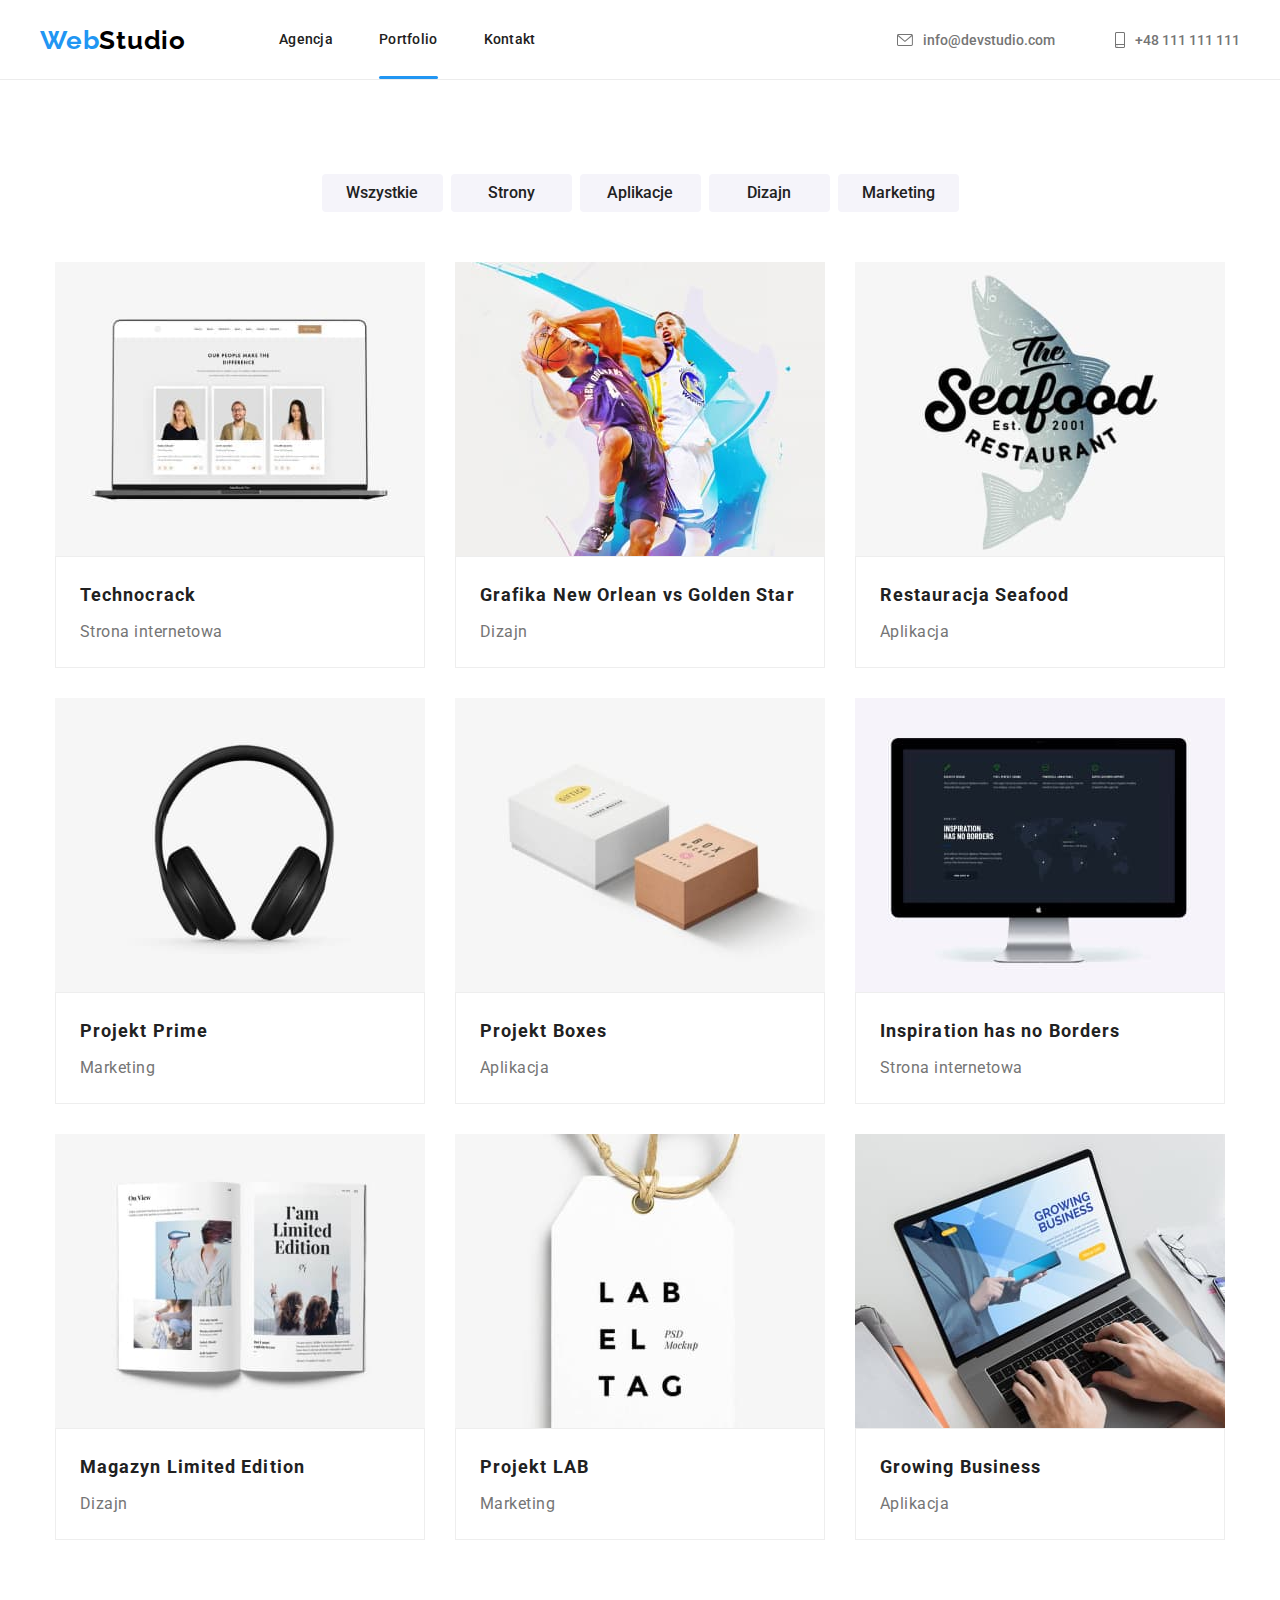
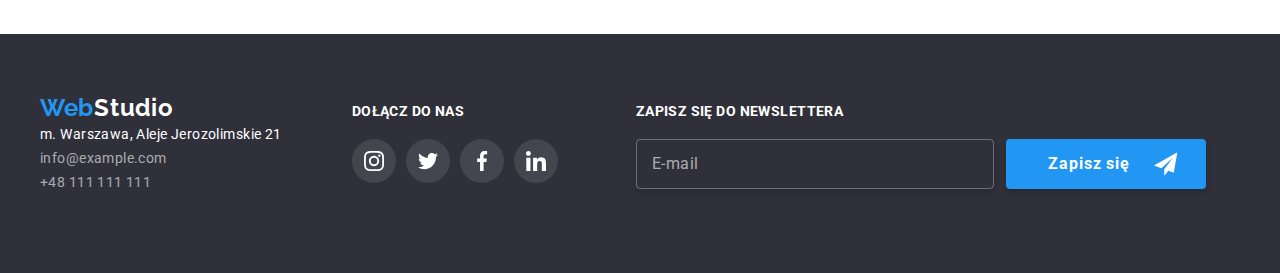
<file: portfolio.html>
<!DOCTYPE html>
<html lang="en">
  <head>
    <meta charset="UTF-8" />
    <meta http-equiv="X-UA-Compatible" content="IE=edge" />
    <meta name="viewport" content="width=device-width, initial-scale=1.0" />
    <link rel="preconnect" href="https://fonts.googleapis.com" />
    <link rel="preconnect" href="https://fonts.gstatic.com" crossorigin />
    <link
      href="https://fonts.googleapis.com/css2?family=Raleway:wght@700&family=Roboto:wght@400;500;700;900&display=swap"
      rel="stylesheet"
    />
    <link rel="stylesheet" href="css/modern-normalize.min.css" />
    <link rel="stylesheet" href="css/main.min.css" />
    <title>goit-markup-hw-08 - Portfolio</title>
  </head>
  <body>
    <div class="line">
      <header class="header">
        <div class="container header__wrapper">
          <div class="header__links">
            <a href="index.html" class="logo logo--primary">
              <span class="logo__color-design">Web</span
              ><span class="logo__color-design logo__color-design--dark"
                >Studio</span
              >
            </a>
            <!-- NAVBAR -->
            <nav class="navbar">
              <ul class="navbar__list">
                <li class="navbar__item">
                  <!-- LINKS -->
                  <a href="index.html" class="link navbar__content">Agencja</a>
                </li>
                <li class="navbar__item">
                  <a
                    href="portfolio.html"
                    class="link page-active navbar__content"
                    >Portfolio</a
                  >
                </li>
                <li class="navbar__item">
                  <a href="#footer" class="link navbar__content">Kontakt</a>
                </li>
              </ul>
            </nav>
          </div>
          <!-- CONTACTS -->
          <div class="contact">
            <ul class="contact__list">
              <li class="contact__item">
                <a href="mailto:info@devstudio.com" class="link contact__link">
                  <svg width="16px" height="12px">
                    <use href="images/icons.svg#icon-envelope"></use>
                  </svg>
                  info@devstudio.com</a
                >
              </li>
              <li class="contact__item">
                <a href="tel:48111111111" class="link contact__link">
                  <svg width="10px" height="16px">
                    <use href="images/icons.svg#icon-smartphone"></use>
                  </svg>
                  +48 111 111 111</a
                >
              </li>
            </ul>
          </div>
        </div>
      </header>
    </div>
    <!------------------ BUTTONS ------------------>
    <main class="container section">
      <div class="filter">
        <ul class="filter__list">
          <li class="filter__item">
            <button type="button" class="button-filter">Wszystkie</button>
          </li>
          <li class="filter__item">
            <button type="button" class="button-filter">Strony</button>
          </li>
          <li class="filter__item">
            <button type="button" class="button-filter">Aplikacje</button>
          </li>
          <li class="filter__item">
            <button type="button" class="button-filter">Dizajn</button>
          </li>
          <li class="filter__item">
            <button type="button" class="button-filter">Marketing</button>
          </li>
        </ul>
      </div>
      <!------------------ CARDS ------------------>
      <div class="cards">
        <ul class="cards__list">
          <li class="cards__item">
            <div class="cards__overflow">
              <img
                class="div-block"
                src="images/portfolio/portfolio1.jpg"
                alt="laptop z otwartą naszą stroną internetową"
                width="370"
                height="294"
              />
              <div class="cards__overflow--background">
                <p>
                  Technocrack jest popularną platformą wykorzystywaną do
                  rozpowszechniania koronawirusa. Firmy wykorzystują tę
                  platformę do celów szpiegowskich i ataków na niezabezpieczone
                  serwery konkurencji
                </p>
              </div>
            </div>
            <div class="cards__info">
              <div class="cards__heading">Technocrack</div>
              <p class="cards__description">Strona internetowa</p>
            </div>
          </li>
          <li class="cards__item">
            <div class="cards__overflow">
              <img
                class="div-block"
                src="images/portfolio/portfolio2.jpg"
                alt="plakat z dwoma zawodnikami koszykówki walczącymi o piłkę"
                width="370"
                height="294"
              />
              <div class="cards__overflow--background">
                Technocrack jest popularną platformą wykorzystywaną do
                rozpowszechniania koronawirusa. Firmy wykorzystują tę platformę
                do celów szpiegowskich i ataków na niezabezpieczone serwery
                konkurencji
              </div>
            </div>
            <div class="cards__info">
              <div class="cards__heading">
                Grafika New Orlean vs Golden Star
              </div>
              <p class="cards__description">Dizajn</p>
            </div>
          </li>
          <li class="cards__item">
            <div class="cards__overflow">
              <img
                class="div-block"
                src="images/portfolio/portfolio3.jpg"
                alt="logo z rybą restauracji Seafood"
                width="370"
                height="294"
              />
              <div class="cards__overflow--background">
                Technocrack jest popularną platformą wykorzystywaną do
                rozpowszechniania koronawirusa. Firmy wykorzystują tę platformę
                do celów szpiegowskich i ataków na niezabezpieczone serwery
                konkurencji
              </div>
            </div>
            <div class="cards__info">
              <div class="cards__heading">Restauracja Seafood</div>
              <p class="cards__description">Aplikacja</p>
            </div>
          </li>
          <li class="cards__item">
            <div class="cards__overflow">
              <img
                class="div-block"
                src="images/portfolio/portfolio4.jpg"
                alt="bezprzewodowe słuchawki nauszne"
                width="370"
                height="294"
              />
              <div class="cards__overflow--background">
                Technocrack jest popularną platformą wykorzystywaną do
                rozpowszechniania koronawirusa. Firmy wykorzystują tę platformę
                do celów szpiegowskich i ataków na niezabezpieczone serwery
                konkurencji
              </div>
            </div>
            <div class="cards__info">
              <div class="cards__heading">Projekt Prime</div>
              <p class="cards__description">Marketing</p>
            </div>
          </li>
          <li class="cards__item">
            <div class="cards__overflow">
              <img
                class="div-block"
                src="images/portfolio/portfolio5.jpg"
                alt="model dwóch pudełek przedstawiających aplikację boxes"
                width="370"
                height="294"
              />
              <div class="cards__overflow--background">
                Technocrack jest popularną platformą wykorzystywaną do
                rozpowszechniania koronawirusa. Firmy wykorzystują tę platformę
                do celów szpiegowskich i ataków na niezabezpieczone serwery
                konkurencji
              </div>
            </div>
            <div class="cards__info">
              <div class="cards__heading">Projekt Boxes</div>
              <p class="cards__description">Aplikacja</p>
            </div>
          </li>
          <li class="cards__item">
            <div class="cards__overflow">
              <img
                class="div-block"
                src="images/portfolio/portfolio6.jpg"
                alt="monitor ze stroną promującą inspiration has no borders"
                width="370"
                height="294"
              />
              <div class="cards__overflow--background">
                Technocrack jest popularną platformą wykorzystywaną do
                rozpowszechniania koronawirusa. Firmy wykorzystują tę platformę
                do celów szpiegowskich i ataków na niezabezpieczone serwery
                konkurencji
              </div>
            </div>
            <div class="cards__info">
              <div class="cards__heading">Inspiration has no Borders</div>
              <p class="cards__description">Strona internetowa</p>
            </div>
          </li>
          <li class="cards__item">
            <div class="cards__overflow">
              <img
                class="div-block"
                src="images/portfolio/portfolio7.jpg"
                alt="otwarta książka ze zdjęciami z serii magazynu limited edition"
                width="370"
                height="294"
              />
              <div class="cards__overflow--background">
                Technocrack jest popularną platformą wykorzystywaną do
                rozpowszechniania koronawirusa. Firmy wykorzystują tę platformę
                do celów szpiegowskich i ataków na niezabezpieczone serwery
                konkurencji
              </div>
            </div>
            <div class="cards__info">
              <div class="cards__heading">Magazyn Limited Edition</div>
              <p class="cards__description">Dizajn</p>
            </div>
          </li>
          <li class="cards__item">
            <div class="cards__overflow">
              <img
                class="div-block"
                src="images/portfolio/portfolio8.jpg"
                alt="etykieta ze wstążką i napisem lab el tag"
                width="370"
                height="294"
              />
              <div class="cards__overflow--background">
                Technocrack jest popularną platformą wykorzystywaną do
                rozpowszechniania koronawirusa. Firmy wykorzystują tę platformę
                do celów szpiegowskich i ataków na niezabezpieczone serwery
                konkurencji
              </div>
            </div>
            <div class="cards__info">
              <div class="cards__heading">Projekt LAB</div>
              <p class="cards__description">Marketing</p>
            </div>
          </li>
          <li class="cards__item">
            <div class="cards__overflow">
              <img
                class="div-block"
                src="images/portfolio/portfolio9.jpg"
                alt="osoba przedstawiająca na laptopie aplikację Growing Business"
                width="370"
                height="294"
              />
              <div class="cards__overflow--background">
                Technocrack jest popularną platformą wykorzystywaną do
                rozpowszechniania koronawirusa. Firmy wykorzystują tę platformę
                do celów szpiegowskich i ataków na niezabezpieczone serwery
                konkurencji
              </div>
            </div>
            <div class="cards__info">
              <div class="cards__heading">Growing Business</div>
              <p class="cards__description">Aplikacja</p>
            </div>
          </li>
        </ul>
      </div>
    </main>
    <!------------------ FOOTER ------------------>
    <footer class="footer section section--medium" id="footer">
      <div class="container">
        <ul class="footer__list">
          <li class="footer__item">
            <!-- LOGO -->
            <a href="index.html" class="logo footer__logo"
              ><span class="logo__color-design">Web</span
              ><span class="logo__color-design logo__color-design--light"
                >Studio</span
              >
            </a>
            <!-- CONTACTS -->
            <address class="address">
              <ul>
                <li class="address__item">
                  <a
                    href="https://goo.gl/maps/H3bxtUXeKF4GihGN7"
                    class="address__link address__link--street"
                    >m. Warszawa, Aleje Jerozolimskie 21</a
                  >
                </li>
                <li class="address__item">
                  <a href="mailto:info@example.com" class="address__link"
                    >info@example.com</a
                  >
                </li>
                <li class="address__item">
                  <a href="tel:48111111111" class="address__link"
                    >+48 111 111 111</a
                  >
                </li>
              </ul>
            </address>
          </li>
          <li class="footer__item">
            <div class="join-us">
              <p class="join-us__heading footer__headings">DOŁĄCZ DO NAS</p>
              <div class="socials">
                <ul class="socials__list">
                  <li class="socials__logo">
                    <a class="socials__link" href="#">
                      <svg width="20px" height="20px">
                        <use href="images/icons.svg#instagram--icon"></use>
                      </svg>
                    </a>
                  </li>
                  <li class="socials__logo">
                    <a class="socials__link" href="#">
                      <svg width="20px" height="20px">
                        <use href="images/icons.svg#twitter--icon"></use>
                      </svg>
                    </a>
                  </li>
                  <li class="socials__logo">
                    <a class="socials__link" href="#">
                      <svg width="20px" height="20px">
                        <use href="images/icons.svg#facebook--icon"></use>
                      </svg>
                    </a>
                  </li>
                  <li class="socials__logo">
                    <a class="socials__link" href="#">
                      <svg width="20px" height="20px">
                        <use href="images/icons.svg#linkedin--icon"></use>
                      </svg>
                    </a>
                  </li>
                </ul>
              </div>
            </div>
          </li>
          <li class="footer-item">
            <label class="footer__headings" for="sign-up">
              ZAPISZ SIĘ DO NEWSLETTERA
            </label>
            <form class="newsletter">
              <input
                class="newsletter__input"
                type="email"
                name="email address"
                placeholder="E-mail"
                id="sign-up"
                required
              />
              <button type="submit" class="sign-up__button">
                Zapisz się
                <svg class="send--icon" width="24px" height="24px">
                  <use href="images/icons.svg#send--icon"></use>
                </svg>
              </button>
            </form>
          </li>
        </ul>
      </div>
    </footer>
  </body>
</html>
</file>
<file: css/main.min.css>
:root{--default-font-size: 16px;--color-blackish: #212121;--color-blueish: #2196f3;--color-greyish: #757575;--cubic-transition-box-shadow: 0px 4px 4px 0px #00000026;--cubic-transition-border-color: border-color 250ms cubic-bezier(0.4, 0, 0.2, 1);--cubic-transition-color: color 250ms cubic-bezier(0.4, 0, 0.2, 1);--cubic-transition-fill: fill 250ms cubic-bezier(0.4, 0, 0.2, 1);--cubic-transition-transform: transform 250ms cubic-bezier(0.4, 0, 0.2, 1);--cubic-transition-bg-color: background-color 250ms cubic-bezier(0.4, 0, 0.2, 1)}.container{max-width:1200px;margin:0 auto;padding-inline:15px}@media(min-width: 1200px){.container{padding-inline:0}}@media(min-width: 768px)and (max-width: 1199px){.container{max-width:800px}}.section{padding-block:94px}.section--medium{padding-block:60px}.text-center{text-align:center}.div-block{display:block}.link{-webkit-transition:var(--cubic-transition-color),var(--cubic-transition-fill);transition:var(--cubic-transition-color),var(--cubic-transition-fill)}.link:is(:hover,:focus){color:var(--color-blueish);fill:var(--color-blueish)}.page-active{position:relative}.page-active::after{content:"";position:absolute;display:block;background-color:var(--color-blueish);top:44.8px;bottom:-31.8px;width:100%;border-radius:2px}@media(min-width: 768px)and (max-width: 1199px){.page-active::after{top:50.8px;bottom:-37.8px}}body{font-family:"Roboto",sans-serif;background-color:#fff;color:#000;margin:0 auto}h1,h2,h3,h4,h5,h6,p,ul{margin:0;padding:0}ul{list-style:none}.button-filter{padding:0;background-color:#f5f4fa;color:var(--color-blackish);cursor:pointer;border-radius:4px;border:none;height:38px;width:121px;font-weight:500;font-size:var(--default-font-size);line-height:1.625;-webkit-transition:color 250ms cubic-bezier(0.4, 0, 0.2, 1),background-color 250ms cubic-bezier(0.4, 0, 0.2, 1),-webkit-box-shadow 250ms cubic-bezier(0.4, 0, 0.2, 1);transition:color 250ms cubic-bezier(0.4, 0, 0.2, 1),background-color 250ms cubic-bezier(0.4, 0, 0.2, 1),-webkit-box-shadow 250ms cubic-bezier(0.4, 0, 0.2, 1);transition:color 250ms cubic-bezier(0.4, 0, 0.2, 1),background-color 250ms cubic-bezier(0.4, 0, 0.2, 1),box-shadow 250ms cubic-bezier(0.4, 0, 0.2, 1);transition:color 250ms cubic-bezier(0.4, 0, 0.2, 1),background-color 250ms cubic-bezier(0.4, 0, 0.2, 1),box-shadow 250ms cubic-bezier(0.4, 0, 0.2, 1),-webkit-box-shadow 250ms cubic-bezier(0.4, 0, 0.2, 1)}.button-filter:is(:hover,:focus){background-color:var(--color-blueish);color:#fff;-webkit-box-shadow:0px 2px 2px 0px rgba(0,0,0,.1215686275),0px 1px 2px 0px rgba(0,0,0,.0784313725),0px 3px 1px 0px rgba(0,0,0,.1019607843);box-shadow:0px 2px 2px 0px rgba(0,0,0,.1215686275),0px 1px 2px 0px rgba(0,0,0,.0784313725),0px 3px 1px 0px rgba(0,0,0,.1019607843)}.button-mobile{display:block;background:rgba(0,0,0,0);cursor:pointer;border:none;padding:0}@media(min-width: 768px){.button-mobile{display:none}}.button-mobile:hover{fill:var(--color-blueish)}.button-mobile__icon{-webkit-transition:var(--cubic-transition-fill);transition:var(--cubic-transition-fill)}.button-mobile-close{position:absolute;display:block;background:rgba(0,0,0,0);cursor:pointer;border:none;padding:11px;top:10px;right:15px;fill:var(--color-blueish)}.button-mobile-close:hover .modal__close-svg{fill:var(--color-blueish)}.order-service__button{background-color:var(--color-blueish);color:#fff;border:none;border-radius:4px;height:50px;width:200px;cursor:pointer;font-weight:700;font-size:var(--default-font-size);line-height:1.875;letter-spacing:.06em;-webkit-transition:background-color 250ms cubic-bezier(0.4, 0, 0.2, 1);transition:background-color 250ms cubic-bezier(0.4, 0, 0.2, 1)}.order-service__button:hover{background-color:#1b73bb}.order-service__button:active{background-color:#1663a3}.sign-up__button{cursor:pointer;display:-webkit-inline-box;display:-ms-inline-flexbox;display:inline-flex;-webkit-box-pack:center;-ms-flex-pack:center;justify-content:center;-webkit-box-align:center;-ms-flex-align:center;align-items:center;gap:24px;font-size:var(--default-font-size);font-weight:700;line-height:30px;letter-spacing:.06em;background-color:#2196f3;color:#fff;padding:10px 28px 10px 42px;width:200px;height:50px;white-space:nowrap;border:none;border-radius:4px;-webkit-box-shadow:var(--cubic-transition-box-shadow);box-shadow:var(--cubic-transition-box-shadow);-webkit-transition:var(--cubic-transition-bg-colo);transition:var(--cubic-transition-bg-colo)}.sign-up__button:hover{background-color:#1b73bb}.sign-up__button:active{background-color:#1663a3}.form__button{margin:0 auto;font-weight:700;line-height:1.875;letter-spacing:.06em;background-color:#2196f3;color:#fff;padding:10px 76px;border-radius:4px;border:none;cursor:pointer;-webkit-box-shadow:var(--cubic-transition-box-shadow);box-shadow:var(--cubic-transition-box-shadow);-webkit-transition-delay:.7s,.7s;transition-delay:.7s,.7s}.logo{text-decoration:none;font-family:"Raleway",sans-serif;font-size:24px;font-weight:700;line-height:1.167;letter-spacing:.03em}@media(min-width: 1200px){.logo--primary{font-size:26px;line-height:1.154}}.logo--secondary{margin-bottom:20px}.logo__color-design{color:var(--color-blueish)}.logo__color-design--dark{color:#000}.logo__color-design--light{color:#fff}.socials__list{display:-webkit-box;display:-ms-flexbox;display:flex;-webkit-box-pack:center;-ms-flex-pack:center;justify-content:center;-webkit-box-align:center;-ms-flex-align:center;align-items:center;gap:10px;padding-bottom:30px}.socials__link{fill:#afb1b8;display:-webkit-box;display:-ms-flexbox;display:flex;-webkit-box-pack:center;-ms-flex-pack:center;justify-content:center;-webkit-box-align:center;-ms-flex-align:center;align-items:center;padding:12px;border-radius:50%;-webkit-transition:background-color 250ms cubic-bezier(0.4, 0, 0.2, 1),var(--cubic-transition-fill);transition:background-color 250ms cubic-bezier(0.4, 0, 0.2, 1),var(--cubic-transition-fill)}.socials__link:hover{fill:#fff;background-color:var(--color-blueish)}.header{padding:9.5px 0;border-bottom:1px solid #ececec}@media(min-width: 768px){.header{padding:24.5px 0}}.header__wrapper{display:-webkit-box;display:-ms-flexbox;display:flex;-webkit-box-pack:justify;-ms-flex-pack:justify;justify-content:space-between;-webkit-box-align:center;-ms-flex-align:center;align-items:center;-ms-flex-wrap:wrap;flex-wrap:wrap}.header__links{display:-webkit-box;display:-ms-flexbox;display:flex;-webkit-box-pack:center;-ms-flex-pack:center;justify-content:center;-webkit-box-align:center;-ms-flex-align:center;align-items:center}.navbar{display:none}@media(min-width: 768px){.navbar{display:block}}.navbar__list{display:-webkit-box;display:-ms-flexbox;display:flex;margin-left:83px;-ms-flex-wrap:wrap;flex-wrap:wrap}@media(min-width: 1200px){.navbar__list{margin-left:93px}}.navbar__item{position:relative}.navbar__item:not(:first-child){margin-left:46px}.navbar__content{text-decoration:none;color:var(--color-blackish);font-weight:500;font-size:14px;line-height:1.143;letter-spacing:.02em}.contact__link,.contact__list{text-decoration:none;display:-webkit-box;display:-ms-flexbox;display:flex;-webkit-box-pack:center;-ms-flex-pack:center;justify-content:center;-webkit-box-align:center;-ms-flex-align:center;align-items:center;white-space:nowrap;gap:10px;color:var(--color-greyish);fill:var(--color-greyish);-webkit-transition:var(--cubic-transition-color),var(--cubic-transition-fill);transition:var(--cubic-transition-color),var(--cubic-transition-fill)}.contact__list{display:none;text-decoration:none;color:var(--color-blackish);font-weight:500;font-size:14px;line-height:1.143}@media(min-width: 768px)and (max-width: 1199px){.contact__list{display:-webkit-box;display:-ms-flexbox;display:flex;-webkit-box-orient:vertical;-webkit-box-direction:normal;-ms-flex-direction:column;flex-direction:column;-webkit-box-align:start;-ms-flex-align:start;align-items:flex-start}.contact__list .contact__item:not(:first-child){margin-left:0}}@media(min-width: 1200px){.contact__list{display:-webkit-box;display:-ms-flexbox;display:flex;-webkit-box-orient:horizontal;-webkit-box-direction:normal;-ms-flex-direction:row;flex-direction:row}}.contact__item:not(:first-child){margin-left:50px}.post-header{margin:0 auto;max-width:1600px;background-image:-webkit-gradient(linear, left top, left bottom, from(rgba(47, 48, 58, 0.4)), to(rgba(47, 48, 58, 0.4))),url("./../images/post-header/post-header-img.jpg");background-image:linear-gradient(rgba(47, 48, 58, 0.4), rgba(47, 48, 58, 0.4)),url("./../images/post-header/post-header-img.jpg");background-repeat:no-repeat;background-position:center;background-size:cover}@media(min-device-pixel-ratio: 2),(-webkit-min-device-pixel-ratio: 2),(min-resolution: 192dpi),(min-resolution: 2dppx){.post-header{background-image:-webkit-gradient(linear, left top, left bottom, from(rgba(47, 48, 58, 0.4)), to(rgba(47, 48, 58, 0.4))),url("./../images/post-header/post-header-img@2x.jpg");background-image:linear-gradient(rgba(47, 48, 58, 0.4), rgba(47, 48, 58, 0.4)),url("./../images/post-header/post-header-img@2x.jpg")}}@media(min-width: 768px)and (max-width: 1199px){.post-header{background-image:-webkit-gradient(linear, left top, left bottom, from(rgba(47, 48, 58, 0.4)), to(rgba(47, 48, 58, 0.4))),url("./../images/post-header/post-header-img-tablet.jpg");background-image:linear-gradient(rgba(47, 48, 58, 0.4), rgba(47, 48, 58, 0.4)),url("./../images/post-header/post-header-img-tablet.jpg")}}@media(min-width: 768px)and (max-width: 1199px)and (min-device-pixel-ratio: 2),(min-width: 768px)and (max-width: 1199px)and (-webkit-min-device-pixel-ratio: 2),(min-width: 768px)and (max-width: 1199px)and (min-resolution: 192dpi),(min-width: 768px)and (max-width: 1199px)and (min-resolution: 2dppx){.post-header{background-image:-webkit-gradient(linear, left top, left bottom, from(rgba(47, 48, 58, 0.4)), to(rgba(47, 48, 58, 0.4))),url("./../images/post-header/post-header-img-tablet@2x.jpg");background-image:linear-gradient(rgba(47, 48, 58, 0.4), rgba(47, 48, 58, 0.4)),url("./../images/post-header/post-header-img-tablet@2x.jpg")}}@media(min-width: 1200px){.post-header{background-image:-webkit-gradient(linear, left top, left bottom, from(rgba(47, 48, 58, 0.4)), to(rgba(47, 48, 58, 0.4))),url("./../images/post-header/post-header-img-desktop.jpg");background-image:linear-gradient(rgba(47, 48, 58, 0.4), rgba(47, 48, 58, 0.4)),url("./../images/post-header/post-header-img-desktop.jpg")}}@media(min-width: 1200px)and (min-device-pixel-ratio: 2),(min-width: 1200px)and (-webkit-min-device-pixel-ratio: 2),(min-width: 1200px)and (min-resolution: 192dpi),(min-width: 1200px)and (min-resolution: 2dppx){.post-header{background-image:-webkit-gradient(linear, left top, left bottom, from(rgba(47, 48, 58, 0.4)), to(rgba(47, 48, 58, 0.4))),url("./../images/post-header/post-header-img-desktop@2x.jpg");background-image:linear-gradient(rgba(47, 48, 58, 0.4), rgba(47, 48, 58, 0.4)),url("./../images/post-header/post-header-img-desktop@2x.jpg")}}.post-header.section{padding:200px 0}.post-header__heading{color:#fff;font-size:26px;line-height:1.615;text-align:center;font-weight:900;padding-bottom:30px;letter-spacing:.06em;text-align:center}@media(min-width: 1200px){.post-header__heading{line-height:1.364;font-size:44px}}.our-skills.section{gap:30px}@media(min-width: 1200px){.our-skills.section{padding-bottom:0}}.our-skills__heading{text-align:center;font-weight:700;font-size:14px;line-height:1.143;color:var(--color-blackish);letter-spacing:.03em;margin-top:30px;margin-bottom:10px}@media(min-width: 768px){.our-skills__heading{text-align:left}}.our-skills__list{display:-webkit-box;display:-ms-flexbox;display:flex;-webkit-box-pack:center;-ms-flex-pack:center;justify-content:center;-webkit-box-align:center;-ms-flex-align:center;align-items:center;-ms-flex-wrap:wrap;flex-wrap:wrap;gap:30px}.our-skills__item{max-width:450px}@media(min-width: 768px)and (max-width: 1199px){.our-skills__item{max-width:354px}}@media(min-width: 1200px){.our-skills__item{max-width:270px}}.our-skills__icon{margin:30px 100px}.our-skills__icon--background{display:-webkit-box;display:-ms-flexbox;display:flex;-webkit-box-pack:center;-ms-flex-pack:center;justify-content:center;background-color:#f5f4fa}.our-skills__description{font-size:14px;line-height:1.714;color:var(--color-greyish);letter-spacing:.03em}.about-us{display:none}@media(min-width: 1200px){.about-us{display:block}}.about-us__heading{color:var(--color-blackish);font-weight:700;font-size:36px;line-height:1.167;margin-bottom:50px}.about-us__list{display:-webkit-box;display:-ms-flexbox;display:flex;-webkit-box-pack:justify;-ms-flex-pack:justify;justify-content:space-between;-webkit-box-align:center;-ms-flex-align:center;align-items:center}.about-us__item{position:relative}.about-us__inside-overlay{background-color:rgba(47,48,58,.8);display:-webkit-box;display:-ms-flexbox;display:flex;-webkit-box-align:center;-ms-flex-align:center;align-items:center;-webkit-box-pack:center;-ms-flex-pack:center;justify-content:center;position:absolute;text-transform:uppercase;color:#fff;font-size:14px;font-weight:700;line-height:1.172;letter-spacing:.03em;height:70px;width:100%;bottom:0}.our-team.section{background-color:#f5f4fa}.our-team__heading{color:var(--color-blackish);font-weight:700;font-size:36px;line-height:1.167;margin-bottom:50px}.our-team__list{display:-webkit-box;display:-ms-flexbox;display:flex;-webkit-box-align:center;-ms-flex-align:center;align-items:center;-webkit-box-pack:center;-ms-flex-pack:center;justify-content:center;-ms-flex-wrap:wrap;flex-wrap:wrap;gap:30px}@media(min-width: 1200px){.our-team__list{-webkit-box-pack:justify;-ms-flex-pack:justify;justify-content:space-between}}.our-team__item{background-color:#fff;-webkit-box-shadow:0px 1px 3px rgba(0,0,0,.12),0px 1px 1px rgba(0,0,0,.14),0px 2px 1px rgba(0,0,0,.2);box-shadow:0px 1px 3px rgba(0,0,0,.12),0px 1px 1px rgba(0,0,0,.14),0px 2px 1px rgba(0,0,0,.2);border-radius:0px 0px 4px 4px}.our-team__img{width:300px;height:auto}@media(min-width: 480px)and (max-width: 767px){.our-team__img{width:450px;height:460px}}@media(min-width: 768px)and (max-width: 1199px){.our-team__img{width:354px;height:374px}}@media(min-width: 1200px){.our-team__img{width:270px;height:260px}}.our-team__name{margin:30px 0 10px 0;color:var(--color-blackish);font-weight:500;font-size:var(--default-font-size);line-height:1.188}.our-team__specialization{color:var(--color-greyish);font-size:var(--default-font-size);line-height:1.189;margin:10px 0 16px 0}.our-customers__heading{margin-bottom:50px;color:var(--color-blackish);line-height:1.167;font-size:36px;font-weight:700;letter-spacing:.03em}.our-customers__list{display:-webkit-box;display:-ms-flexbox;display:flex;-webkit-box-pack:center;-ms-flex-pack:center;justify-content:center;-webkit-box-align:center;-ms-flex-align:center;align-items:center;-ms-flex-wrap:wrap;flex-wrap:wrap;gap:30px}.our-customers__link{display:-webkit-box;display:-ms-flexbox;display:flex;fill:#afb1b8;padding:15px 51px;border:1px solid #afb1b8;border-radius:4px;-webkit-transition:var(--cubic-transition-fill),var(--cubic-transition-bg-color);transition:var(--cubic-transition-fill),var(--cubic-transition-bg-color)}@media(min-width: 768px)and (max-width: 1199px){.our-customers__link{padding:15px 59px}}@media(min-width: 1200px){.our-customers__link{padding:15px 31px}}.our-customers__link:hover{fill:var(--color-blueish);border-color:var(--color-blueish)}.footer{background-color:#2f303a;color:#fff;text-align:center}@media(min-width: 1200px){.footer{text-align:left}}.footer__headings{display:block;cursor:text;margin-bottom:20px;font-size:14px;font-weight:700;line-height:1.143;letter-spacing:.03em}.footer__list{display:-webkit-box;display:-ms-flexbox;display:flex;-webkit-box-align:baseline;-ms-flex-align:baseline;align-items:baseline;-ms-flex-wrap:wrap;flex-wrap:wrap;-webkit-box-pack:center;-ms-flex-pack:center;justify-content:center;row-gap:60px;-webkit-column-gap:144px;-moz-column-gap:144px;column-gap:144px}@media(min-width: 1200px){.footer__list{-webkit-box-pack:start;-ms-flex-pack:start;justify-content:flex-start;row-gap:0;-webkit-column-gap:0;-moz-column-gap:0;column-gap:0}}.footer__item{display:-webkit-box;display:-ms-flexbox;display:flex;-webkit-box-orient:vertical;-webkit-box-direction:normal;-ms-flex-direction:column;flex-direction:column}@media(min-width: 1200px){.footer__item:first-child{margin-right:70px}}.footer .socials__link{fill:#fff;background:rgba(255,255,255,.1019607843)}.footer .socials__link:hover{fill:#fff;background:var(--color-blueish)}.address{line-height:1.5rem;font-size:14px;letter-spacing:.03em}.address:hover{color:var(--color-blueish)}.address:not(:last-child){margin-bottom:9px}.address__link{font-style:normal;text-decoration:none;color:rgba(255,255,255,.6);-webkit-transition:color 250ms cubic-bezier(0.4, 0, 0.2, 1);transition:color 250ms cubic-bezier(0.4, 0, 0.2, 1)}.address__link--street{color:#fff}@media(min-width: 1200px){.join-us{margin-right:78px}}.join-us__link{fill:#afb1b8;padding:12px}.newsletter{display:-webkit-box;display:-ms-flexbox;display:flex;-webkit-box-pack:center;-ms-flex-pack:center;justify-content:center;-ms-flex-wrap:wrap;flex-wrap:wrap;gap:12px;-webkit-box-orient:vertical;-webkit-box-direction:normal;-ms-flex-direction:column;flex-direction:column;-webkit-box-align:center;-ms-flex-align:center;align-items:center}@media(min-width: 1200px){.newsletter{-webkit-box-orient:horizontal;-webkit-box-direction:normal;-ms-flex-direction:row;flex-direction:row;-webkit-box-pack:start;-ms-flex-pack:start;justify-content:flex-start}}.newsletter__input{background-color:rgba(33,150,243,0);color:#fff;outline:none;padding:15px;width:290px;border:1px solid rgba(255,255,255,.3019607843);border-radius:4px;-webkit-box-shadow:var(--cubic-transition-box-shadow);box-shadow:var(--cubic-transition-box-shadow);-webkit-transition:var(--cubic-transition-bg-color);transition:var(--cubic-transition-bg-color)}@media(min-width: 480px)and (max-width: 1199px){.newsletter__input{width:450px}}@media(min-width: 1200px){.newsletter__input{width:358px}}.newsletter__input::-webkit-input-placeholder{color:rgba(255,255,255,.6);line-height:1.25;letter-spacing:.03em}.newsletter__input::-moz-placeholder{color:rgba(255,255,255,.6);line-height:1.25;letter-spacing:.03em}.newsletter__input:-ms-input-placeholder{color:rgba(255,255,255,.6);line-height:1.25;letter-spacing:.03em}.newsletter__input::-ms-input-placeholder{color:rgba(255,255,255,.6);line-height:1.25;letter-spacing:.03em}.newsletter__input::placeholder{color:rgba(255,255,255,.6);line-height:1.25;letter-spacing:.03em}.newsletter__input:focus{border-color:#2196f3}.filter__list{display:-webkit-box;display:-ms-flexbox;display:flex;-webkit-box-pack:center;-ms-flex-pack:center;justify-content:center;-webkit-box-align:center;-ms-flex-align:center;align-items:center;margin-bottom:50px}.filter__item:not(:last-child){margin-right:8px}.cards__heading{color:var(--color-blackish);font-weight:700;font-size:18px;line-height:2;margin-bottom:4px;letter-spacing:.06em}.cards__list{display:-webkit-box;display:-ms-flexbox;display:flex;-webkit-box-pack:center;-ms-flex-pack:center;justify-content:center;-ms-flex-wrap:wrap;flex-wrap:wrap;gap:30px}.cards__item{-webkit-transition:-webkit-box-shadow 250ms cubic-bezier(0.4, 0, 0.2, 1);transition:-webkit-box-shadow 250ms cubic-bezier(0.4, 0, 0.2, 1);transition:box-shadow 250ms cubic-bezier(0.4, 0, 0.2, 1);transition:box-shadow 250ms cubic-bezier(0.4, 0, 0.2, 1), -webkit-box-shadow 250ms cubic-bezier(0.4, 0, 0.2, 1)}.cards__item:hover{cursor:pointer;-webkit-box-shadow:1px 4px 6px 0px rgba(0,0,0,.1607843137),0px 4px 4px 0px rgba(0,0,0,.0588235294),0px 1px 1px 0px rgba(0,0,0,.1215686275);box-shadow:1px 4px 6px 0px rgba(0,0,0,.1607843137),0px 4px 4px 0px rgba(0,0,0,.0588235294),0px 1px 1px 0px rgba(0,0,0,.1215686275);-webkit-transition:-webkit-transform 1000ms cubic-bezier(0.4, 0, 0.2, 1);transition:-webkit-transform 1000ms cubic-bezier(0.4, 0, 0.2, 1);transition:transform 1000ms cubic-bezier(0.4, 0, 0.2, 1);transition:transform 1000ms cubic-bezier(0.4, 0, 0.2, 1), -webkit-transform 1000ms cubic-bezier(0.4, 0, 0.2, 1)}.cards__item:hover .cards__overflow--background{-webkit-transform:translateY(0);transform:translateY(0);overflow:visible}.cards__info{border:1px solid #eee;padding:20px 24px}.cards__description{color:var(--color-greyish);font-size:var(--default-font-size);line-height:1.875;letter-spacing:.03em}.cards__overflow{position:relative;overflow:hidden}.cards__overflow--background{pointer-events:none;position:absolute;font-size:18px;line-height:1.556;letter-spacing:.03em;width:370px;height:294px;padding:49px 45px 49px 24px;inset:0;background-color:rgba(33,150,243,.8980392157);color:#fff;-webkit-transform:translateY(100%);transform:translateY(100%);-webkit-transition:var(--cubic-transition-transform);transition:var(--cubic-transition-transform)}.mobile-modal{display:-webkit-box;display:-ms-flexbox;display:flex;-webkit-box-pack:justify;-ms-flex-pack:justify;justify-content:space-between;-webkit-box-orient:vertical;-webkit-box-direction:normal;-ms-flex-direction:column;flex-direction:column;background-color:#fff;top:0;width:100%;height:100%;position:fixed;padding:48px 40px;-webkit-transform:translateX(100%);transform:translateX(100%);-webkit-transition:var(--cubic-transition-transform);transition:var(--cubic-transition-transform)}.mobile-modal__item:not(:last-child){margin-bottom:32px}.mobile-modal__link{text-decoration:none;color:#000;font-size:40px;font-weight:500;line-height:1.175;letter-spacing:.02em}.mobile-contacts__item:not(:first-child){margin-bottom:64px}.mobile-contacts__item:not(:last-child){margin-bottom:32px}.mobile-email__link,.mobile-telephone__link{text-decoration:none}.mobile-telephone__link{font-size:34px;font-weight:500;line-height:1.176;letter-spacing:.02em;color:#2196f3;margin-bottom:32px}.mobile-email__link{font-size:24px;font-weight:500;line-height:1.167;letter-spacing:.02em;color:#757575}.mobile-social-links__link{text-decoration:none;color:#2196f3}.mobile-social-links__item{font-size:18px;font-weight:500;line-height:1.222;letter-spacing:.02em}.mobile-social-links__item:nth-child(1){padding-right:10px}.mobile-social-links__item:nth-child(2){padding-inline:10px}.mobile-social-links__item:nth-child(3){padding-inline:10px}.mobile-social-links__item:nth-child(4){padding-left:10px}.mobile-social-links__item:not(:last-child){border-right:1px solid rgba(33,33,33,.2)}.mobile-social-links{display:-webkit-box;display:-ms-flexbox;display:flex}.mobile-active{color:#2196f3}.is-open{-webkit-transform:translateX(0%);transform:translateX(0%)}.is-hidden{opacity:0;visibility:hidden;pointer-events:none}.backdrop{position:fixed;display:-webkit-box;display:-ms-flexbox;display:flex;-webkit-box-pack:center;-ms-flex-pack:center;justify-content:center;-webkit-box-align:center;-ms-flex-align:center;align-items:center;top:0;width:100%;height:100%;background-color:rgba(0,0,0,.2);-webkit-transition:visibility 400ms ease-in,opacity 200ms ease;transition:visibility 400ms ease-in,opacity 200ms ease}.modal{position:relative;width:528px;height:581px;background-color:#fff;border-radius:4px;-webkit-box-shadow:0px 2px 1px 0px rgba(0,0,0,.2),0px 1px 1px 0px rgba(0,0,0,.1411764706),0px 1px 3px 0px rgba(0,0,0,.1215686275);box-shadow:0px 2px 1px 0px rgba(0,0,0,.2),0px 1px 1px 0px rgba(0,0,0,.1411764706),0px 1px 3px 0px rgba(0,0,0,.1215686275);-webkit-transition:scale 400ms ease-in-out,border-radius 400ms ease,-webkit-transform 500ms cubic-bezier(0.25, 0.46, 0.45, 0.94);transition:scale 400ms ease-in-out,border-radius 400ms ease,-webkit-transform 500ms cubic-bezier(0.25, 0.46, 0.45, 0.94);transition:transform 500ms cubic-bezier(0.25, 0.46, 0.45, 0.94),scale 400ms ease-in-out,border-radius 400ms ease;transition:transform 500ms cubic-bezier(0.25, 0.46, 0.45, 0.94),scale 400ms ease-in-out,border-radius 400ms ease,-webkit-transform 500ms cubic-bezier(0.25, 0.46, 0.45, 0.94)}.modal__button-close{position:absolute;right:8px;top:8px;display:-webkit-box;display:-ms-flexbox;display:flex;-webkit-box-pack:center;-ms-flex-pack:center;justify-content:center;-webkit-box-align:center;-ms-flex-align:center;align-items:center;padding:10px;border:1px solid rgba(0,0,0,.1019607843);border-radius:50%;background-color:#fff;color:#000;cursor:pointer}.modal__button-close:hover .modal__close-svg{fill:var(--color-blueish)}.modal__close-svg{fill:#000;-webkit-transition:var(--cubic-transition-fill);transition:var(--cubic-transition-fill)}.modal__form{padding:40px}.modal__icon{position:absolute;top:0;display:-webkit-box;display:-ms-flexbox;display:flex;-webkit-box-align:center;-ms-flex-align:center;align-items:center;-webkit-box-pack:center;-ms-flex-pack:center;justify-content:center;padding:11px;-webkit-transition:var(--cubic-transition-fill);transition:var(--cubic-transition-fill);fill:var(--color-blackish)}.is-hidden .modal{border-radius:200px;-webkit-transform:translateY(-100%);transform:translateY(-100%);scale:.5}.is-hidden .comment-section::-webkit-input-placeholder{opacity:0;visibility:0;-webkit-transform:translateY(-150%);transform:translateY(-150%)}.is-hidden .comment-section::-moz-placeholder{opacity:0;visibility:0;transform:translateY(-150%)}.is-hidden .comment-section:-ms-input-placeholder{opacity:0;visibility:0;transform:translateY(-150%)}.is-hidden .comment-section::-ms-input-placeholder{opacity:0;visibility:0;transform:translateY(-150%)}.is-hidden .form__subheading.form__transition--name,.is-hidden .form__subheading.form__transition--telephone,.is-hidden .form__subheading.form__transition--email,.is-hidden .form__subheading.form__transition--text,.is-hidden .form__transition--name,.is-hidden .form__transition--telephone,.is-hidden .form__transition--email,.is-hidden .form__transition--text,.is-hidden .rules-acceptation,.is-hidden .form__button,.is-hidden .form__subheading,.is-hidden .comment-section::placeholder{opacity:0;visibility:0;-webkit-transform:translateY(-150%);transform:translateY(-150%)}.form__heading{color:var(--color-blackish);padding-bottom:12px;font-size:20px;font-weight:700;line-height:1.15;letter-spacing:.03em;-webkit-transition:opacity 1000ms ease .2s,-webkit-transform 800ms ease .2s;transition:opacity 1000ms ease .2s,-webkit-transform 800ms ease .2s;transition:transform 800ms ease .2s,opacity 1000ms ease .2s;transition:transform 800ms ease .2s,opacity 1000ms ease .2s,-webkit-transform 800ms ease .2s}.form__subheading{color:var(--color-greyish);margin-bottom:4px;font-size:12px;line-height:1.167;letter-spacing:.01em}.form__text-input{width:100%;height:40px;padding:10px 0 10px 42px;margin-bottom:10px;border:1px solid rgba(33,33,33,.2);border-radius:4px;-webkit-transition:var(--cubic-transition-bg-color);transition:var(--cubic-transition-bg-color);-webkit-transition:var(--cubic-transition-border-color);transition:var(--cubic-transition-border-color);outline:none}.form__text-input:focus+.modal__icon,.form__text-input:focus{border-color:#2196f3;fill:#2196f3}.form__transitions{-webkit-transition:opacity 1000ms ease,-webkit-transform 800ms ease;transition:opacity 1000ms ease,-webkit-transform 800ms ease;transition:transform 800ms ease,opacity 1000ms ease;transition:transform 800ms ease,opacity 1000ms ease,-webkit-transform 800ms ease}.form__transitions.form__transition--name{-webkit-transition-delay:.2s,.2s;transition-delay:.2s,.2s}.form__transitions.form__transition--telephone{-webkit-transition-delay:.3s,.3s;transition-delay:.3s,.3s}.form__transitions.form__transition--email{-webkit-transition-delay:.4s,.4s;transition-delay:.4s,.4s}.form__transitions.form__transition--text{-webkit-transition-delay:.45s,.45s;transition-delay:.45s,.45s}.form__comment-section{display:-webkit-box;display:-ms-flexbox;display:flex;padding:12px 16px;margin-bottom:20px;height:120px;font-size:12px;line-height:1.167;letter-spacing:.01em;resize:none}.form__comment-section::-webkit-input-placeholder{color:rgba(117,117,117,.5019607843);-webkit-transition:opacity(0) 10000ms ease,-webkit-transform 1000ms ease;transition:opacity(0) 10000ms ease,-webkit-transform 1000ms ease;transition:transform 1000ms ease,opacity(0) 10000ms ease;transition:transform 1000ms ease,opacity(0) 10000ms ease,-webkit-transform 1000ms ease}.form__comment-section::-moz-placeholder{color:rgba(117,117,117,.5019607843);-moz-transition:transform 1000ms ease,opacity(0) 10000ms ease;transition:transform 1000ms ease,opacity(0) 10000ms ease}.form__comment-section:-ms-input-placeholder{color:rgba(117,117,117,.5019607843);-ms-transition:transform 1000ms ease,opacity(0) 10000ms ease;transition:transform 1000ms ease,opacity(0) 10000ms ease}.form__comment-section::-ms-input-placeholder{color:rgba(117,117,117,.5019607843);-ms-transition:transform 1000ms ease,opacity(0) 10000ms ease;transition:transform 1000ms ease,opacity(0) 10000ms ease}.form__comment-section::placeholder{color:rgba(117,117,117,.5019607843);-webkit-transition:opacity(0) 10000ms ease,-webkit-transform 1000ms ease;transition:opacity(0) 10000ms ease,-webkit-transform 1000ms ease;transition:transform 1000ms ease,opacity(0) 10000ms ease;transition:transform 1000ms ease,opacity(0) 10000ms ease,-webkit-transform 1000ms ease}.form__container{position:relative}.rules-checkbox{-webkit-appearance:none;-moz-appearance:none;appearance:none}.rules-checkbox::before{content:"";display:block;cursor:pointer;width:16px;height:15px;border:2px solid #212121;border-radius:2px}.rules-checkbox:checked.rules-checkbox::before{background-image:url("data:image/svg+xml,%3Csvg version='1.1' xmlns='http://www.w3.org/2000/svg' width='34' height='32' viewBox='0 0 34 32'%3E%3Ctitle%3Eicon-check%3C/title%3E%3Cpath fill='%232196f3' d='M4.267 0h25.6c2.356 0 4.267 1.91 4.267 4.267v23.467c0 2.356-1.91 4.267-4.267 4.267h-25.6c-2.356 0-4.267-1.91-4.267-4.267v-23.467c0-2.356 1.91-4.267 4.267-4.267z'%3E%3C/path%3E%3Cpath fill='%23fff' stroke='%23fff' stroke-linejoin='miter' stroke-linecap='butt' stroke-miterlimit='4' stroke-width='0.4267' d='M8.442 16.537l-0.147-0.14-2.205 2.088 7.767 7.41 16.318-15.567-2.19-2.089-14.128 13.465-5.416-5.167z'%3E%3C/path%3E%3C/svg%3E%0A");background-size:contain;background-repeat:no-repeat;border:none}.rules-acceptation{color:var(--color-greyish);display:-webkit-box;display:-ms-flexbox;display:flex;-webkit-box-align:center;-ms-flex-align:center;align-items:center;-webkit-box-pack:center;-ms-flex-pack:center;justify-content:center;gap:8px;font-size:14px;line-height:1.714;letter-spacing:.03em;margin-bottom:30px;-webkit-transition-delay:.65s,.65s;transition-delay:.65s,.65s}.rules-acceptation .rules-acceptation__label{cursor:pointer}.rules-acceptation .rules-acceptation__link{color:#2196f3}/*# sourceMappingURL=main.min.css.map */
</file>
